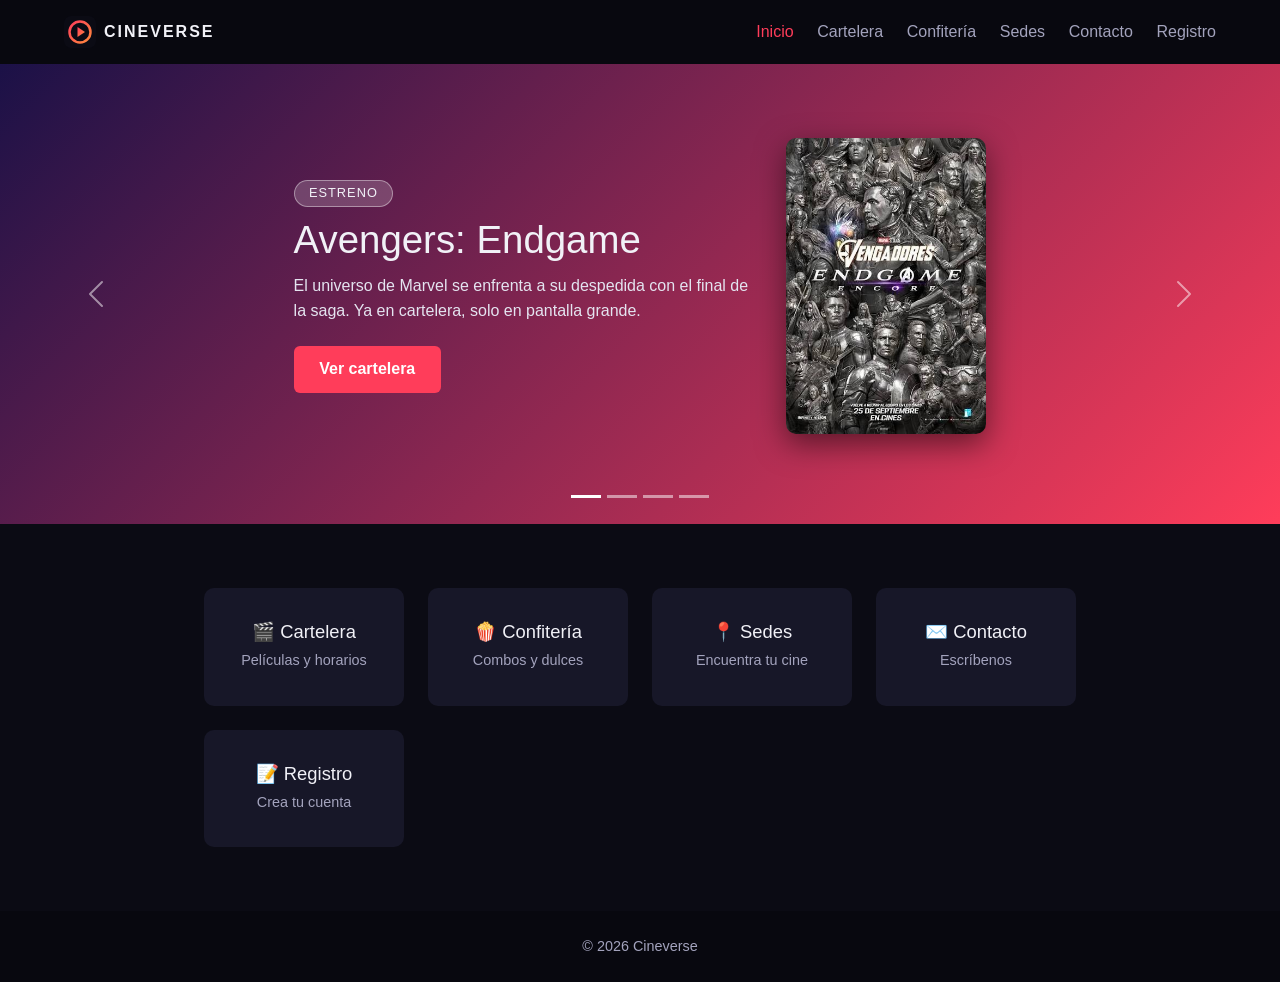
<file: index.html>
<!DOCTYPE html>
<html lang="es">
<head>
  <meta charset="UTF-8" />
  <meta name="viewport" content="width=device-width, initial-scale=1.0" />
  <title>Cineverse</title>
  <link rel="icon" type="image/svg+xml" href="Favicon/favicon.svg" />
  <!-- Bootstrap (se carga primero para que nuestros estilos lo puedan ajustar) -->
  <link href="https://cdn.jsdelivr.net/npm/bootstrap@5.3.3/dist/css/bootstrap.min.css" rel="stylesheet" />
  <link rel="stylesheet" href="css/base.css" />
  <link rel="stylesheet" href="css/index.css" />
</head>
<body>

  <header>
    <a href="index.html" class="logo"><img src="Favicon/favicon.svg" alt="" width="32" height="32" /> CINEVERSE</a>
    <nav>
      <a href="index.html" class="activo">Inicio</a>
      <a href="html/cartelera.html">Cartelera</a>
      <a href="html/confiteria.html">Confitería</a>
      <a href="html/sedes.html">Sedes</a>
      <a href="html/contacto.html">Contacto</a>
      <a href="html/registro.html">Registro</a>
    </nav>
  </header>

  <main>
    <!-- Cartelera del sitio: carrusel de Bootstrap -->
    <div id="carteleraInicio" class="carousel slide" data-bs-ride="carousel" data-bs-interval="5000">
      <div class="carousel-indicators">
        <button type="button" data-bs-target="#carteleraInicio" data-bs-slide-to="0" class="active" aria-current="true" aria-label="Estreno"></button>
        <button type="button" data-bs-target="#carteleraInicio" data-bs-slide-to="1" aria-label="Confitería"></button>
        <button type="button" data-bs-target="#carteleraInicio" data-bs-slide-to="2" aria-label="Nueva sede"></button>
        <button type="button" data-bs-target="#carteleraInicio" data-bs-slide-to="3" aria-label="Registro"></button>
      </div>

      <div class="carousel-inner">

        <!-- 1. Cartelera: estreno -->
        <div class="carousel-item active slide-estreno">
          <div class="slide-contenido">
            <div class="slide-texto">
              <span class="etiqueta">Estreno</span>
              <h2>Avengers: Endgame</h2>
              <p>El universo de Marvel se enfrenta a su despedida con el final de la saga. Ya en cartelera, solo en pantalla grande.</p>
              <a href="html/cartelera.html" class="btn">Ver cartelera</a>
            </div>
            <img src="img/Endgame.jpg" alt="Póster de Avengers: Endgame" class="slide-poster" />
          </div>
        </div>

        <!-- 2. Confitería: oferta de dulces -->
        <div class="carousel-item slide-confiteria">
          <div class="slide-contenido">
            <div class="slide-texto">
              <span class="etiqueta">Oferta</span>
              <h2>2x1 en dulces</h2>
              <p>Todos los fines de semana lleva el doble de chocolates, gomitas y caramelos.</p>
              <a href="html/confiteria.html" class="btn">Ver confitería</a>
            </div>
            <span class="slide-emoji">🍬</span>
          </div>
        </div>

        <!-- 3. Sedes: nueva sede -->
        <div class="carousel-item slide-sedes">
          <div class="slide-contenido">
            <div class="slide-texto">
              <span class="etiqueta">Novedad</span>
              <h2>¡Nueva sede Cineverse Sur!</h2>
              <p>Abrimos una nueva sede con 5 salas y todo el sonido y la imagen de siempre.</p>
              <a href="html/sedes.html" class="btn">Ver sedes</a>
            </div>
            <span class="slide-emoji">📍</span>
          </div>
        </div>

        <!-- 4. Registro: beneficios -->
        <div class="carousel-item slide-registro">
          <div class="slide-contenido">
            <div class="slide-texto">
              <span class="etiqueta">Beneficios</span>
              <h2>Regístrate y gana</h2>
              <ul class="beneficios">
                <li>🎟️ Compra tus entradas sin filas</li>
                <li>🍿 Descuentos en confitería</li>
                <li>🎁 Preventas y sorpresas de cumpleaños</li>
              </ul>
              <a href="html/registro.html" class="btn">Crear mi cuenta</a>
            </div>
            <span class="slide-emoji">📝</span>
          </div>
        </div>

      </div>

      <button class="carousel-control-prev" type="button" data-bs-target="#carteleraInicio" data-bs-slide="prev">
        <span class="carousel-control-prev-icon" aria-hidden="true"></span>
        <span class="visually-hidden">Anterior</span>
      </button>
      <button class="carousel-control-next" type="button" data-bs-target="#carteleraInicio" data-bs-slide="next">
        <span class="carousel-control-next-icon" aria-hidden="true"></span>
        <span class="visually-hidden">Siguiente</span>
      </button>
    </div>

    <section class="accesos">
      <a href="html/cartelera.html"><h3>🎬 Cartelera</h3><p>Películas y horarios</p></a>
      <a href="html/confiteria.html"><h3>🍿 Confitería</h3><p>Combos y dulces</p></a>
      <a href="html/sedes.html"><h3>📍 Sedes</h3><p>Encuentra tu cine</p></a>
      <a href="html/contacto.html"><h3>✉️ Contacto</h3><p>Escríbenos</p></a>
      <a href="html/registro.html"><h3>📝 Registro</h3><p>Crea tu cuenta</p></a>
    </section>
  </main>

  <footer>© <span id="year"></span> Cineverse</footer>

  <script src="https://cdn.jsdelivr.net/npm/bootstrap@5.3.3/dist/js/bootstrap.bundle.min.js"></script>
  <script src="js/main.js"></script>
</body>
</html>
</file>
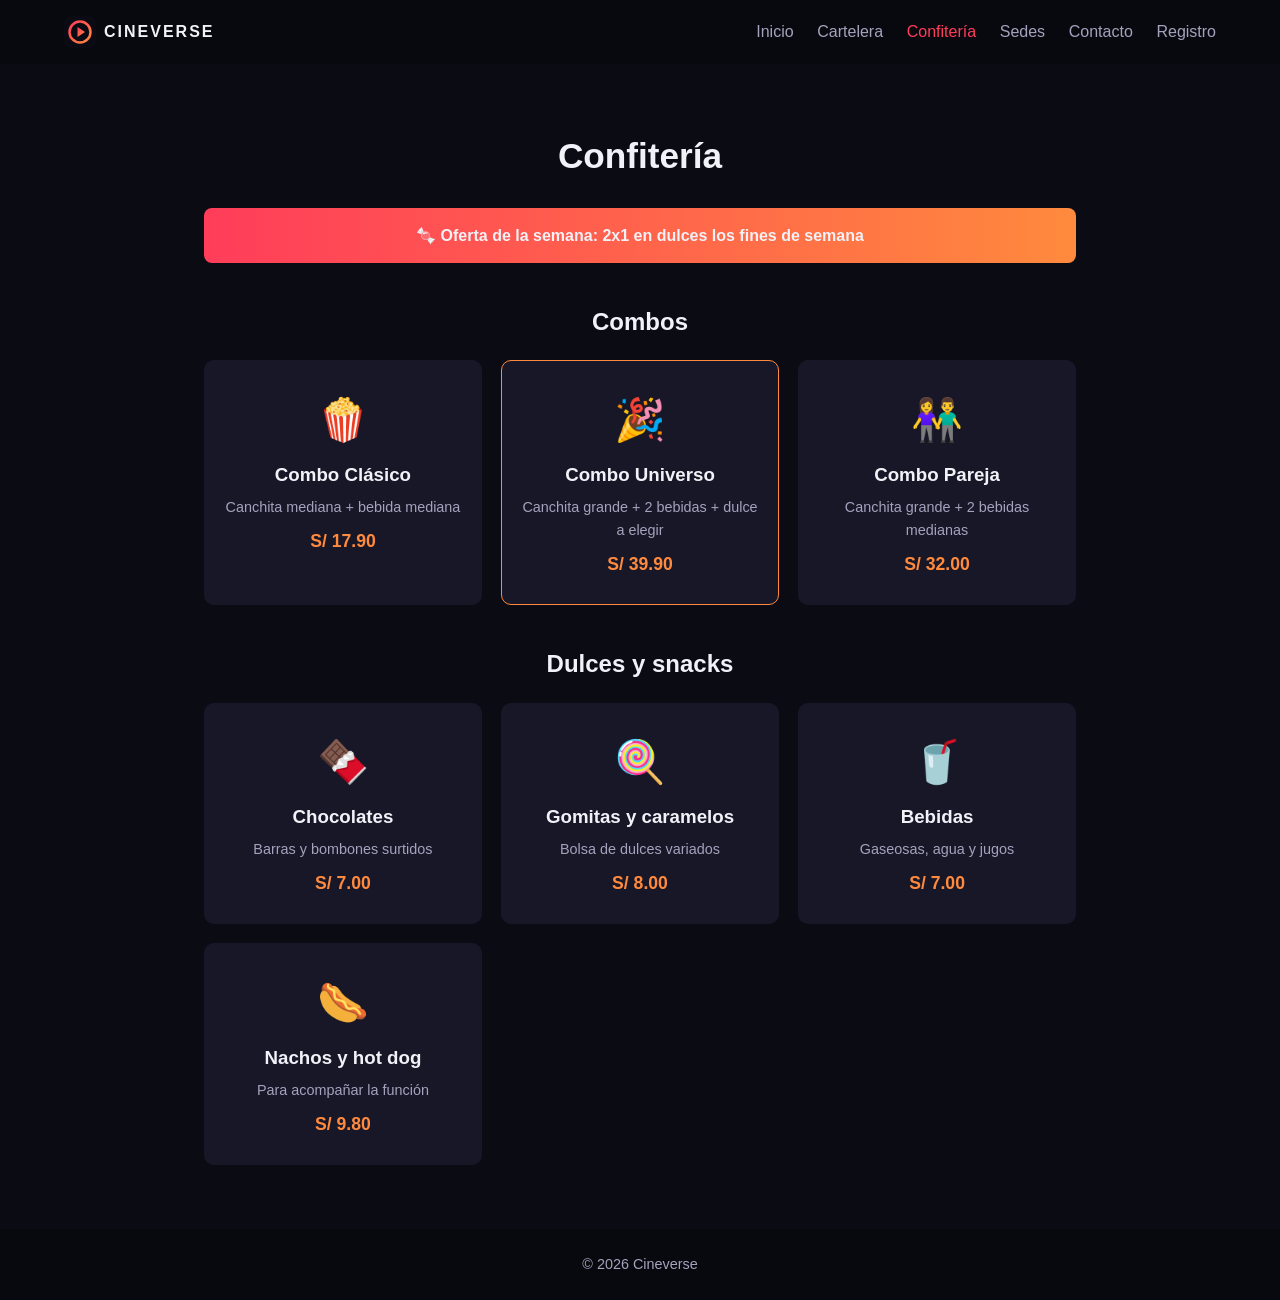
<file: html/confiteria.html>
<!DOCTYPE html>
<html lang="es">
<head>
  <meta charset="UTF-8" />
  <meta name="viewport" content="width=device-width, initial-scale=1.0" />
  <title>Confitería | Cineverse</title>
  <link rel="icon" type="image/svg+xml" href="../Favicon/favicon.svg" />
  <link rel="stylesheet" href="../css/base.css" />
  <link rel="stylesheet" href="../css/confiteria.css" />
</head>
<body>

  <header>
    <a href="../index.html" class="logo"><img src="../Favicon/favicon.svg" alt="" width="32" height="32" /> CINEVERSE</a>
    <nav>
      <a href="../index.html">Inicio</a>
      <a href="cartelera.html">Cartelera</a>
      <a href="confiteria.html" class="activo">Confitería</a>
      <a href="sedes.html">Sedes</a>
      <a href="contacto.html">Contacto</a>
      <a href="registro.html">Registro</a>
    </nav>
  </header>

  <main class="confiteria">
    <h1>Confitería</h1>

    <p class="oferta">
      🍬 Oferta de la semana: 2x1 en dulces los fines de semana
    </p>

    <h2>Combos</h2>

    <div class="productos">

      <div class="producto">
        <span class="emoji">🍿</span>
        <h3>Combo Clásico</h3>
        <p>Canchita mediana + bebida mediana</p>
        <p class="precio">S/ 17.90</p>
      </div>

      <div class="producto destacado">
        <span class="emoji">🎉</span>
        <h3>Combo Universo</h3>
        <p>Canchita grande + 2 bebidas + dulce a elegir</p>
        <p class="precio">S/ 39.90</p>
      </div>

      <div class="producto">
        <span class="emoji">👫</span>
        <h3>Combo Pareja</h3>
        <p>Canchita grande + 2 bebidas medianas</p>
        <p class="precio">S/ 32.00</p>
      </div>

    </div>

    <h2>Dulces y snacks</h2>

    <div class="productos">

      <div class="producto">
        <span class="emoji">🍫</span>
        <h3>Chocolates</h3>
        <p>Barras y bombones surtidos</p>
        <p class="precio">S/ 7.00</p>
      </div>

      <div class="producto">
        <span class="emoji">🍭</span>
        <h3>Gomitas y caramelos</h3>
        <p>Bolsa de dulces variados</p>
        <p class="precio">S/ 8.00</p>
      </div>

      <div class="producto">
        <span class="emoji">🥤</span>
        <h3>Bebidas</h3>
        <p>Gaseosas, agua y jugos</p>
        <p class="precio">S/ 7.00</p>
      </div>

      <div class="producto">
        <span class="emoji">🌭</span>
        <h3>Nachos y hot dog</h3>
        <p>Para acompañar la función</p>
        <p class="precio">S/ 9.80</p>
      </div>

    </div>
  </main>

  <footer>© <span id="year"></span> Cineverse</footer>

  <script src="../js/main.js"></script>
</body>
</html>
</file>
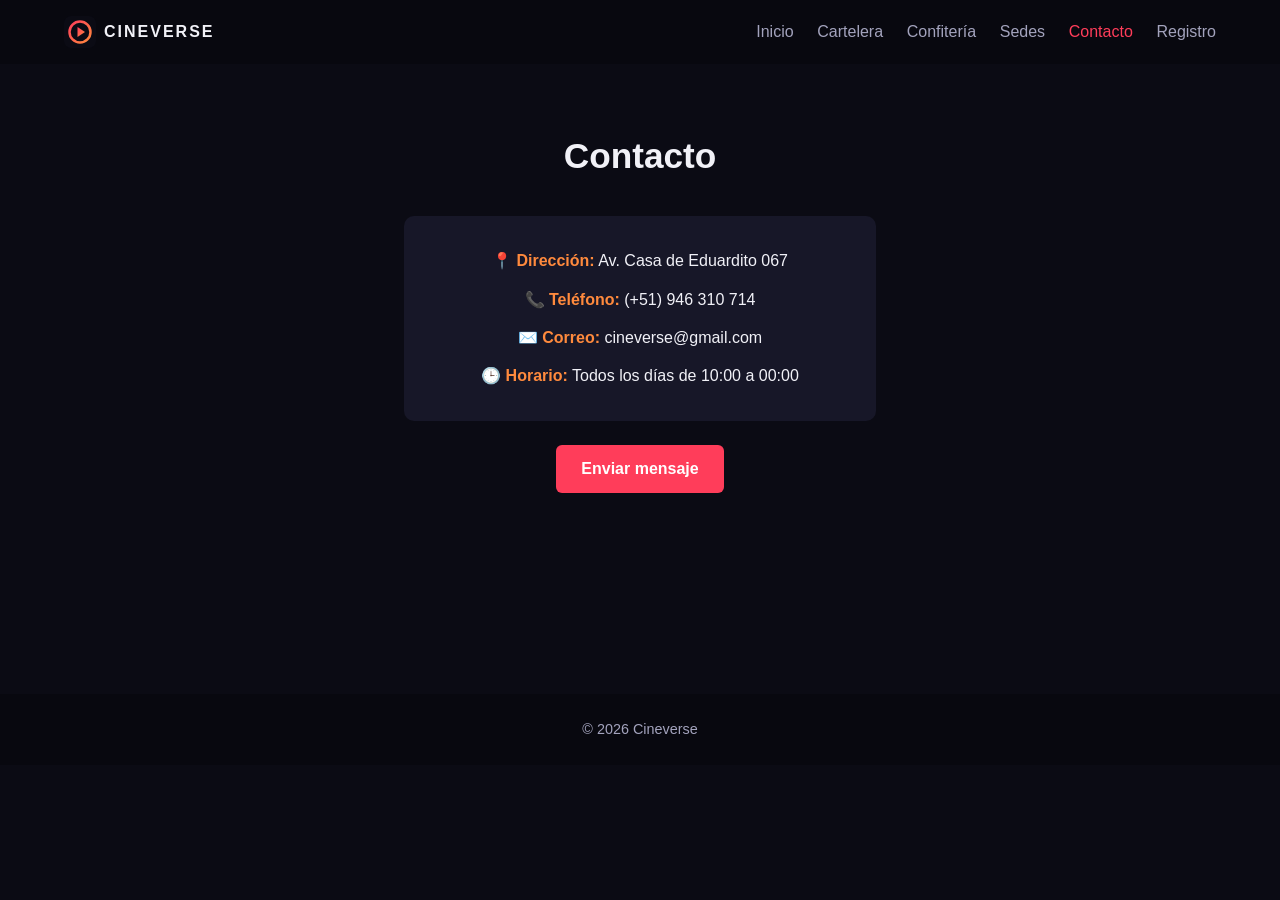
<file: html/contacto.html>
<!DOCTYPE html>
<html lang="es">
<head>
  <meta charset="UTF-8" />
  <meta name="viewport" content="width=device-width, initial-scale=1.0" />
  <title>Contacto | Cineverse</title>
  <link rel="icon" type="image/svg+xml" href="../Favicon/favicon.svg" />
  <link rel="stylesheet" href="../css/base.css" />
  <link rel="stylesheet" href="../css/contacto.css" />
</head>
<body>

  <header>
    <a href="../index.html" class="logo"><img src="../Favicon/favicon.svg" alt="" width="32" height="32" /> CINEVERSE</a>
    <nav>
      <a href="../index.html">Inicio</a>
      <a href="cartelera.html">Cartelera</a>
      <a href="confiteria.html">Confitería</a>
      <a href="sedes.html">Sedes</a>
      <a href="contacto.html" class="activo">Contacto</a>
      <a href="registro.html">Registro</a>
    </nav>
  </header>

  <main class="contacto">
    <h1>Contacto</h1>
    <div class="datos">
      <p><b>📍 Dirección:</b> Av. Casa de Eduardito 067</p>
      <p><b>📞 Teléfono:</b> (+51) 946 310 714</p>
      <p><b>✉️ Correo:</b> cineverse@gmail.com</p>
      <p><b>🕒 Horario:</b> Todos los días de 10:00 a 00:00</p>
    </div>
    <a href="mailto:cineverse@gmail.com" class="btn">Enviar mensaje</a>
  </main>

  <footer>© <span id="year"></span> Cineverse</footer>

  <script src="../js/main.js"></script>
</body>
</html>
</file>
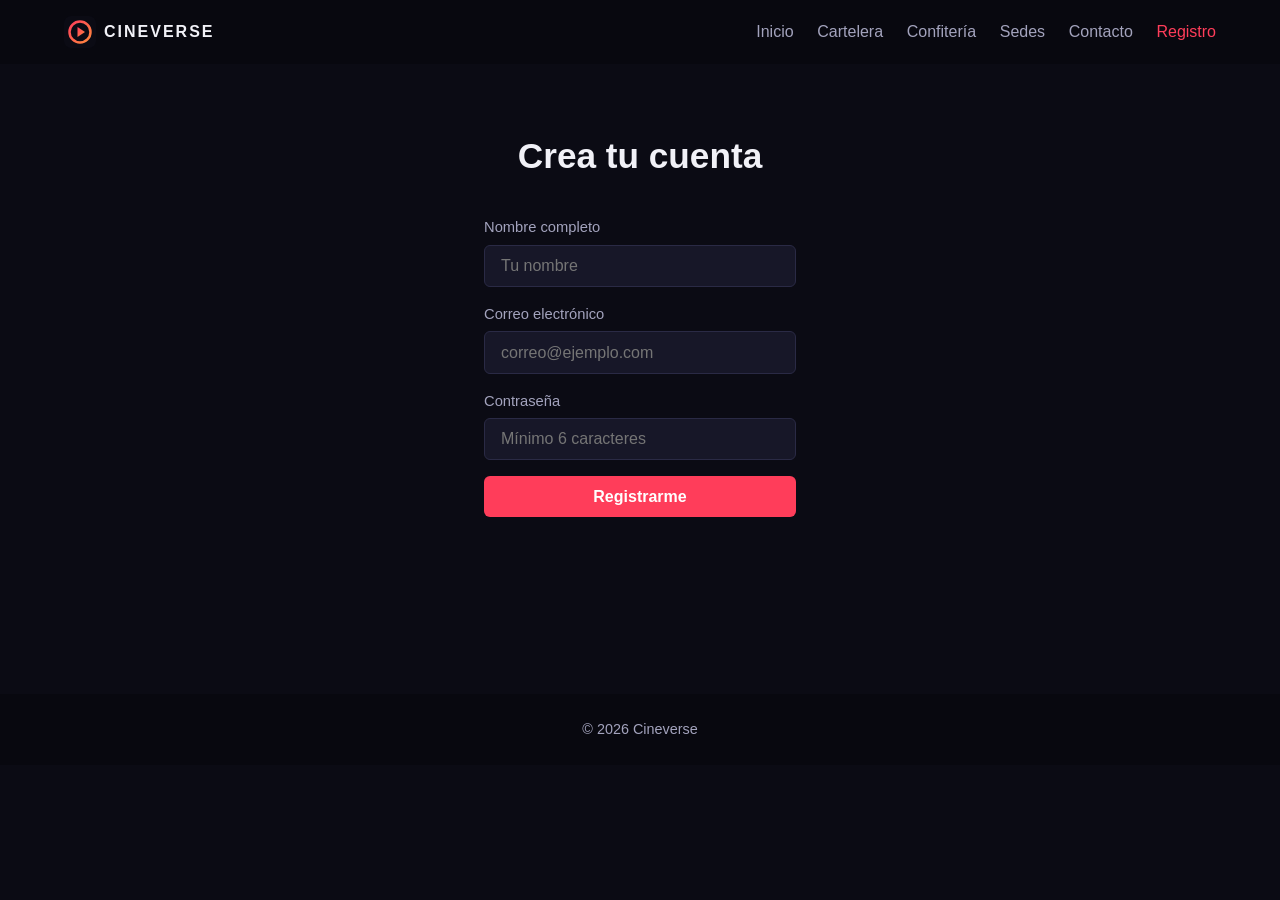
<file: html/registro.html>
<!DOCTYPE html>
<html lang="es">
<head>
  <meta charset="UTF-8" />
  <meta name="viewport" content="width=device-width, initial-scale=1.0" />
  <title>Registro | Cineverse</title>
  <link rel="icon" type="image/svg+xml" href="../Favicon/favicon.svg" />
  <link rel="stylesheet" href="../css/base.css" />
  <link rel="stylesheet" href="../css/registro.css" />
</head>
<body>

  <header>
    <a href="../index.html" class="logo"><img src="../Favicon/favicon.svg" alt="" width="32" height="32" /> CINEVERSE</a>
    <nav>
      <a href="../index.html">Inicio</a>
      <a href="cartelera.html">Cartelera</a>
      <a href="confiteria.html">Confitería</a>
      <a href="sedes.html">Sedes</a>
      <a href="contacto.html">Contacto</a>
      <a href="registro.html" class="activo">Registro</a>
    </nav>
  </header>

  <main class="registro">
    <h1>Crea tu cuenta</h1>
    <form id="formRegistro" novalidate>
      <label>Nombre completo
        <input type="text" id="nombre" placeholder="Tu nombre" required />
      </label>
      <label>Correo electrónico
        <input type="email" id="correo" placeholder="correo@ejemplo.com" required />
      </label>
      <label>Contraseña
        <input type="password" id="clave" placeholder="Mínimo 6 caracteres" required />
      </label>
      <button type="submit" class="btn">Registrarme</button>
      <p id="mensaje" role="status"></p>
    </form>
  </main>

  <footer>© <span id="year"></span> Cineverse</footer>

  <script src="../js/main.js"></script>
  <script src="../js/registro.js"></script>
</body>
</html>
</file>
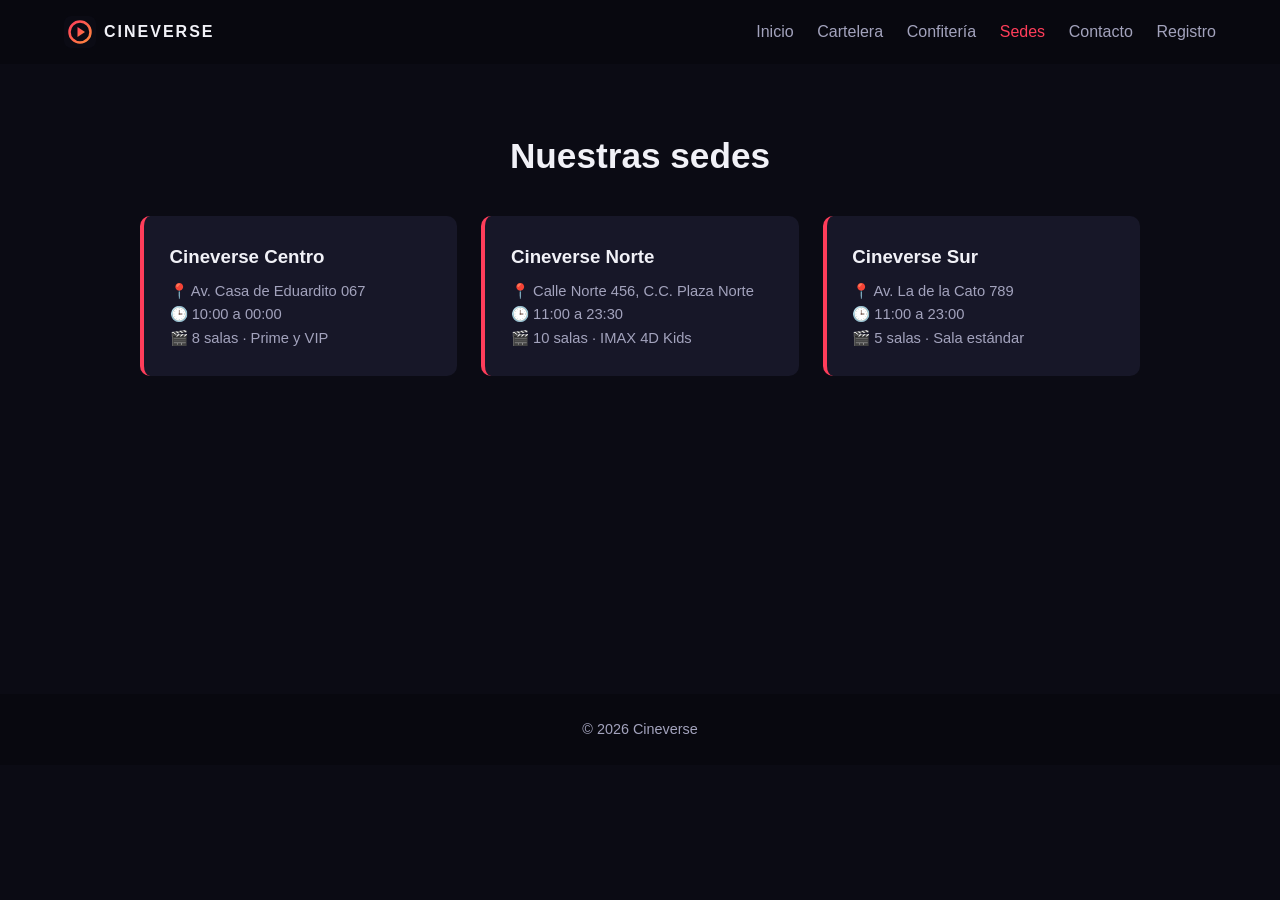
<file: html/sedes.html>
<!DOCTYPE html>
<html lang="es">
<head>
  <meta charset="UTF-8" />
  <meta name="viewport" content="width=device-width, initial-scale=1.0" />
  <title>Sedes | Cineverse</title>
  <link rel="icon" type="image/svg+xml" href="../Favicon/favicon.svg" />
  <link rel="stylesheet" href="../css/base.css" />
  <link rel="stylesheet" href="../css/sedes.css" />
</head>
<body>

  <header>
    <a href="../index.html" class="logo"><img src="../Favicon/favicon.svg" alt="" width="32" height="32" /> CINEVERSE</a>
    <nav>
      <a href="../index.html">Inicio</a>
      <a href="cartelera.html">Cartelera</a>
      <a href="confiteria.html">Confitería</a>
      <a href="sedes.html" class="activo">Sedes</a>
      <a href="contacto.html">Contacto</a>
      <a href="registro.html">Registro</a>
    </nav>
  </header>

  <main class="sedes">
    <h1>Nuestras sedes</h1>
    <div class="lista">
      <div class="sede">
        <h3>Cineverse Centro</h3>
        <p>📍 Av. Casa de Eduardito 067</p>
        <p>🕒 10:00 a 00:00</p>
        <p>🎬 8 salas · Prime y VIP</p>
      </div>
      <div class="sede">
        <h3>Cineverse Norte</h3>
        <p>📍 Calle Norte 456, C.C. Plaza Norte</p>
        <p>🕒 11:00 a 23:30</p>
        <p>🎬 10 salas · IMAX  4D  Kids</p>
      </div>
      <div class="sede">
        <h3>Cineverse Sur</h3>
        <p>📍 Av. La de la Cato 789</p>
        <p>🕒 11:00 a 23:00</p>
        <p>🎬 5 salas · Sala estándar</p>
      </div>
    </div>
  </main>

  <footer>© <span id="year"></span> Cineverse</footer>

  <script src="../js/main.js"></script>
</body>
</html>
</file>
<file: css/base.css>
/* Estilos compartidos por todas las páginas: reset, encabezado y pie */
* { box-sizing: border-box; margin: 0; padding: 0; }

body {
  font-family: Arial, sans-serif;
  background: #0b0b14;
  color: #f1f1f7;
  line-height: 1.6;
}

a { color: inherit; text-decoration: none; }
img { max-width: 100%; display: block; }

header {
  display: flex;
  justify-content: space-between;
  align-items: center;
  flex-wrap: wrap;
  gap: .5rem;
  padding: 1rem 5%;
  background: #08080f;
  position: sticky;
  top: 0;
  z-index: 10;
}
.logo { display: flex; align-items: center; gap: .5rem; font-weight: bold; letter-spacing: 2px; }
nav a { margin-left: 1.2rem; color: #a3a3bd; }
nav a:hover, nav a.activo { color: #ff3d5a; }

.btn {
  display: inline-block;
  background: #ff3d5a;
  color: #fff;
  border: 0;
  padding: .7rem 1.6rem;
  border-radius: 6px;
  font-weight: bold;
  font-size: 1rem;
  cursor: pointer;
}
.btn:hover { background: #e0304c; }

main { min-height: 70vh; }
h1, h2 { text-align: center; }

footer {
  text-align: center;
  padding: 1.5rem;
  background: #08080f;
  color: #a3a3bd;
  font-size: .9rem;
}
</file>
<file: css/index.css>
/* ----- Carrusel (cartelera del sitio) ----- */
.carousel-item { min-height: 460px; }
.slide-contenido {
  display: flex;
  align-items: center;
  justify-content: space-between;
  gap: 2rem;
  max-width: 1000px;
  min-height: 460px;
  margin: 0 auto;
  padding: 3rem 12% 4rem;
}
.slide-texto { max-width: 520px; }
.slide-texto h2 { text-align: left; font-size: 2.4rem; margin: .6rem 0; }
.slide-texto p { color: #e4e4f0; margin-bottom: 1.4rem; }
.etiqueta {
  display: inline-block;
  background: rgba(255, 255, 255, .18);
  border: 1px solid rgba(255, 255, 255, .4);
  padding: .15rem .9rem;
  border-radius: 999px;
  font-size: .8rem;
  text-transform: uppercase;
  letter-spacing: 1px;
}
.slide-poster { width: 200px; border-radius: 10px; box-shadow: 0 10px 30px rgba(0, 0, 0, .5); }
.slide-emoji { font-size: 9rem; line-height: 1; }
.beneficios { list-style: none; margin-bottom: 1.4rem; display: grid; gap: .4rem; color: #e4e4f0; }

/* Un color de fondo para cada diapositiva */
.slide-estreno   { background: linear-gradient(135deg, #1b1147, #ff3d5a); }
.slide-confiteria{ background: linear-gradient(135deg, #b3260e, #ff8a3d); }
.slide-sedes     { background: linear-gradient(135deg, #0b3a5c, #7c5cff); }
.slide-registro  { background: linear-gradient(135deg, #14532d, #1b1147); }

@media (max-width: 700px) {
  .slide-contenido { flex-direction: column-reverse; text-align: center; padding: 2rem 14% 4rem; }
  .slide-texto h2 { text-align: center; font-size: 1.9rem; }
  .slide-poster { width: 110px; }
  .slide-emoji { font-size: 4.5rem; }
  .beneficios { text-align: left; }
}

/* ----- Accesos rápidos ----- */
.accesos {
  display: grid;
  grid-template-columns: repeat(auto-fit, minmax(180px, 1fr));
  gap: 1.5rem;
  max-width: 1000px;
  margin: 0 auto;
  padding: 4rem 5%;
}
.accesos a {
  background: #171728;
  border-radius: 10px;
  padding: 2rem 1rem;
  text-align: center;
  border: 1px solid transparent;
}
.accesos a:hover { border-color: #ff3d5a; }
.accesos h3 { margin-bottom: .4rem; font-size: 1.15rem; }
.accesos p { color: #a3a3bd; font-size: .9rem; margin: 0; }
</file>
<file: css/confiteria.css>
/* Página de confitería */
.confiteria { max-width: 1000px; margin: 0 auto; padding: 4rem 5%; }
h1 { margin-bottom: 1.5rem; font-size: 2.2rem; }
h2 { margin: 2.5rem 0 1.2rem; font-size: 1.5rem; }

.oferta {
  background: linear-gradient(90deg, #ff3d5a, #ff8a3d);
  text-align: center;
  font-weight: bold;
  padding: .9rem 1rem;
  border-radius: 8px;
}

.productos {
  display: grid;
  grid-template-columns: repeat(auto-fit, minmax(210px, 1fr));
  gap: 1.2rem;
}
.producto {
  background: #171728;
  border-radius: 10px;
  padding: 1.6rem 1rem;
  text-align: center;
  border: 1px solid transparent;
}
.producto:hover { border-color: #ff3d5a; }
.producto.destacado { border-color: #ff8a3d; }
.emoji { font-size: 2.6rem; }
.producto h3 { margin: .4rem 0; }
.producto p { color: #a3a3bd; font-size: .9rem; }
.producto .precio { color: #ff8a3d; font-weight: bold; font-size: 1.1rem; margin-top: .5rem; }
</file>
<file: css/contacto.css>
/* Página de contacto */
.contacto {
  max-width: 600px;
  margin: 0 auto;
  padding: 4rem 5%;
  text-align: center;
}
h1 { margin-bottom: 2rem; font-size: 2.2rem; }

.datos {
  background: #171728;
  border-radius: 10px;
  padding: 2rem;
  display: grid;
  gap: .8rem;
  margin-bottom: 1.5rem;
}
.datos b { color: #ff8a3d; }
</file>
<file: css/registro.css>
/* Página de registro */
.registro {
  max-width: 440px;
  margin: 0 auto;
  padding: 4rem 5%;
}
h1 { margin-bottom: 2rem; font-size: 2.2rem; }

form { display: grid; gap: 1rem; }
label { display: grid; gap: .3rem; font-size: .92rem; color: #a3a3bd; }
input {
  padding: .7rem 1rem;
  border-radius: 6px;
  border: 1px solid #2a2a45;
  background: #171728;
  color: #f1f1f7;
  font-size: 1rem;
}
input:focus { outline: 2px solid #ff3d5a; }

#mensaje { min-height: 1.4em; text-align: center; font-size: .92rem; }
#mensaje.ok { color: #6ee7a0; }
#mensaje.error { color: #ff8a8a; }
</file>
<file: css/sedes.css>
/* Página de sedes */
.sedes { padding: 4rem 5%; }
h1 { margin-bottom: 2rem; font-size: 2.2rem; }

.lista {
  display: grid;
  grid-template-columns: repeat(auto-fit, minmax(260px, 1fr));
  gap: 1.5rem;
  max-width: 1000px;
  margin: 0 auto;
}
.sede {
  background: #171728;
  border-radius: 10px;
  padding: 1.6rem;
  border-left: 4px solid #ff3d5a;
}
.sede h3 { margin-bottom: .5rem; }
.sede p { color: #a3a3bd; font-size: .92rem; }
</file>
